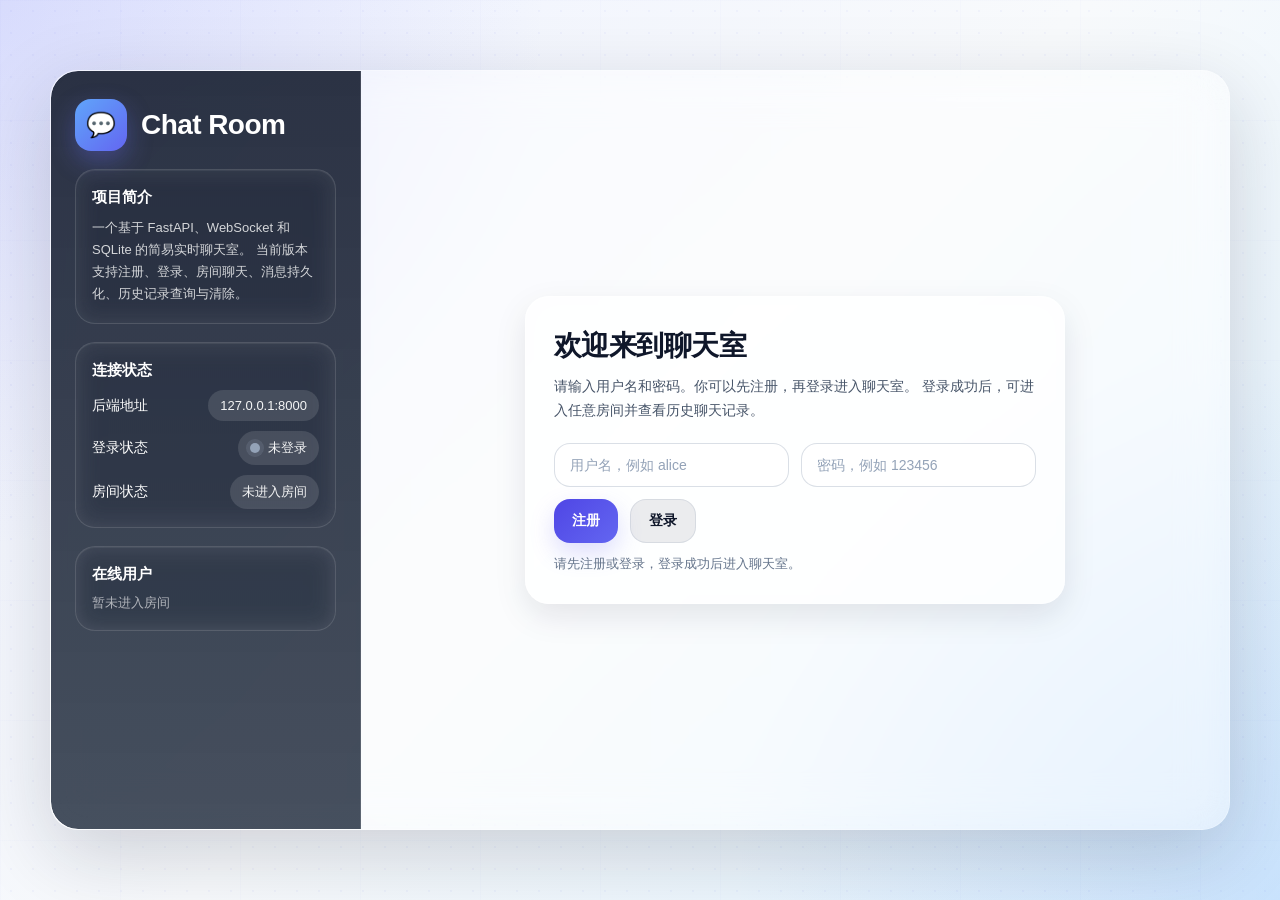
<file: frontend/index.html>
<!DOCTYPE html>
<html lang="zh-CN">
<head>
  <meta charset="UTF-8" />
  <meta name="viewport" content="width=device-width, initial-scale=1.0" />
  <title>Chatroom CI/CD Test v2</title>

  <link rel="stylesheet" href="./css/style.css">
</head>

<body>
  <div class="app">
    <aside class="sidebar">
      <div class="brand">
        <div class="brand-logo">💬</div>
        <div class="brand-text">
          <h1>Chat Room</h1>
        </div>
      </div>

      <div class="sidebar-card">
        <h3>项目简介</h3>
        <p>
          一个基于 FastAPI、WebSocket 和 SQLite 的简易实时聊天室。
          当前版本支持注册、登录、房间聊天、消息持久化、历史记录查询与清除。
        </p>
      </div>

      <div class="sidebar-card">
        <h3>连接状态</h3>
        <div class="status-row">
          <span>后端地址</span>
          <span class="status-badge">127.0.0.1:8000</span>
        </div>

        <div class="status-row">
          <span>登录状态</span>
          <span class="status-badge">
            <span class="status-dot" id="statusDot"></span>
            <span id="loginStatus">未登录</span>
          </span>
        </div>

        <div class="status-row">
          <span>房间状态</span>
          <span class="status-badge" id="roomStatus">未进入房间</span>
        </div>
      </div>
      <!-- 新增在线用户卡片：显示当前房间内的在线成员（动态刷新） -->
      <div class="sidebar-card">
        <h3>在线用户</h3>
        <div class="online-users" id="onlineUsers">
          <div class="empty-online">暂未进入房间</div>
        </div>
      </div>      
    
    </aside>

    <main class="main">
      <div class="auth-panel" id="authPanel">
        <h2>欢迎来到聊天室</h2>
        <p class="auth-desc">
          请输入用户名和密码。你可以先注册，再登录进入聊天室。
          登录成功后，可进入任意房间并查看历史聊天记录。
        </p>

        <div class="form-row">
          <input id="username" placeholder="用户名，例如 alice">
          <input id="password" type="password" placeholder="密码，例如 123456">
        </div>

        <div class="form-row">
          <button onclick="register()">注册</button>
          <button class="secondary" onclick="login()">登录</button>
        </div>

        <div class="tip" id="authTip">
          请先注册或登录，登录成功后进入聊天室。
        </div>
      </div>

      <div class="chat-panel" id="chatPanel">
		<div class="chat-header">
		  <div class="chat-user">
		    <img class="avatar avatar-img" id="avatarImg" style="display:none;">
		    <div class="avatar" id="avatarText">U</div>
		
		    <div class="chat-user-meta">
		      <div class="name" id="currentUser">-</div>
		      <div class="sub">在线聊天 · 历史消息支持</div>
		
		      <div class="avatar-upload">
		        <input
		          id="avatarFile"
		          type="file"
		          accept="image/*"
		          style="display:none;"
		          onchange="uploadAvatar()"
		        >
		        <button
		          class="secondary avatar-btn"
		          type="button"
		          onclick="document.getElementById('avatarFile').click()"
		        >
		          上传头像
		        </button>
		      </div>
		    </div>
		  </div>
		
		  <div class="room-bar">
		    <span class="room-label">房间</span>
		    <input id="room" value="room1">
		    <button onclick="connect()">进入房间</button>
		    <button class="danger" onclick="clearHistory()">清除历史</button>
		    <button class="secondary" onclick="logout()">退出登录</button>
		  </div>
		</div>

        <div class="messages" id="messages"></div>

        <div class="input-area">
          <button class="tool-btn" type="button" title="表情（预留）">😊</button>

          <div class="composer">
            <input id="content" placeholder="输入消息，按 Enter 发送">
            <button class="tool-btn" type="button" title="文件上传（预留）">📎</button>
          </div>

          <button class="send-btn" onclick="sendMessage()">发送</button>
        </div>
      </div>
    </main>
  </div>

  <script src="./js/state.js"></script>
  <script src="./js/ui.js"></script>
  <script src="./js/api.js"></script>
  <script src="./js/chat.js"></script>
  <script src="./js/main.js"></script>
</body>
</html>
</file>
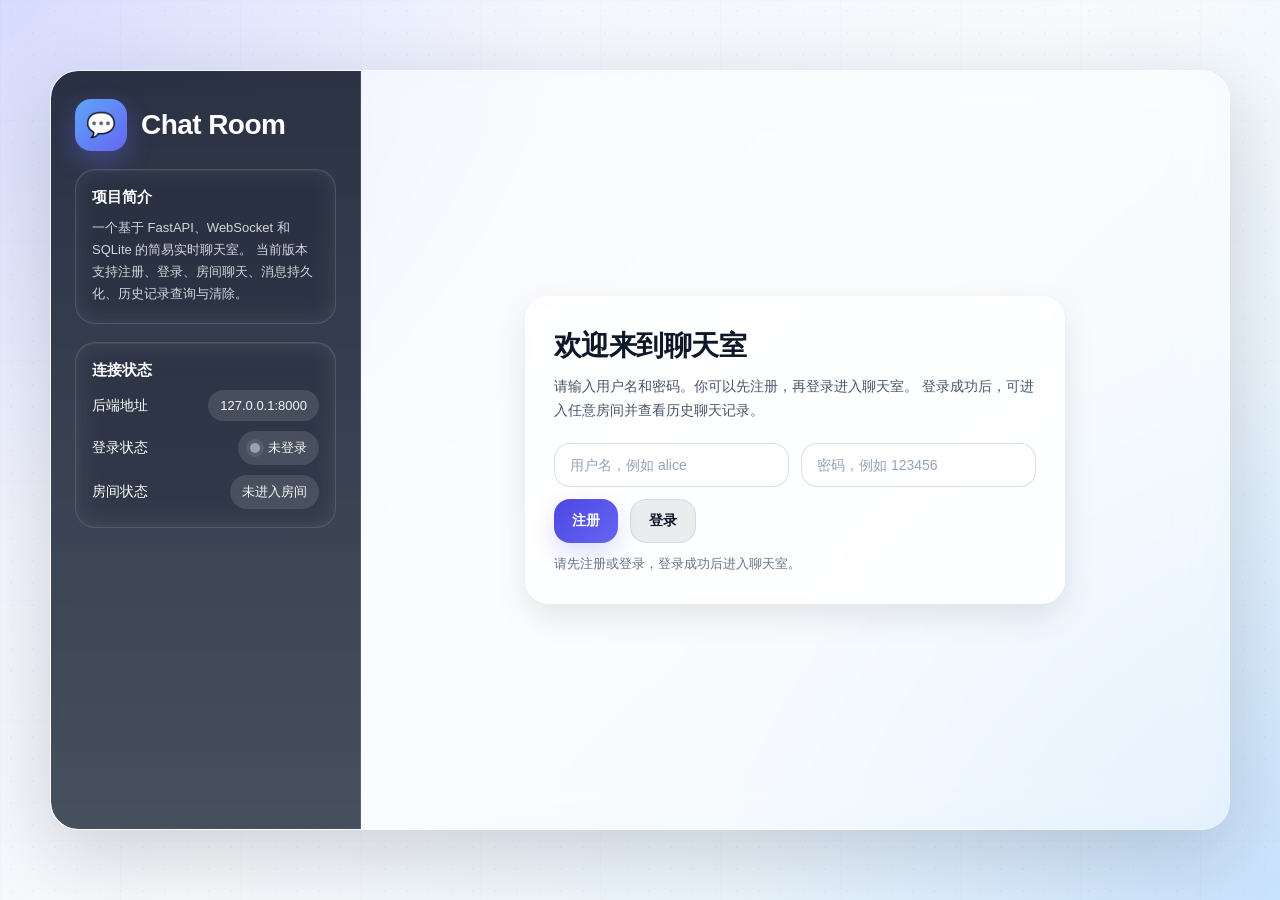
<file: frontend/index.backup.html>
<!DOCTYPE html>
<html lang="zh-CN">
<head>
  <meta charset="UTF-8" />
  <meta name="viewport" content="width=device-width, initial-scale=1.0" />
  <title>Chat Room</title>

  <style>
    * {
      box-sizing: border-box;
    }

    :root {
      --bg-1: #eef2ff;
      --bg-2: #f8fafc;
      --bg-3: #e0f2fe;

      --glass: rgba(255, 255, 255, 0.55);
      --glass-strong: rgba(255, 255, 255, 0.72);
      --border: rgba(255, 255, 255, 0.45);

      --text-main: #0f172a;
      --text-secondary: #475569;
      --text-light: #64748b;

      --primary: #4f46e5;
      --primary-hover: #4338ca;

      --success: #10b981;
      --danger: #dc2626;
      --danger-soft: rgba(220, 38, 38, 0.08);

      --chat-me: linear-gradient(135deg, #60a5fa, #6366f1);
      --chat-other: rgba(255, 255, 255, 0.72);

      --shadow-lg: 0 24px 80px rgba(15, 23, 42, 0.18);
      --shadow-md: 0 12px 32px rgba(15, 23, 42, 0.10);
      --shadow-sm: 0 4px 16px rgba(15, 23, 42, 0.08);

      --radius-xl: 28px;
      --radius-lg: 20px;
      --radius-md: 14px;
    }

    body {
      margin: 0;
      min-height: 100vh;
      font-family: "Inter", "Segoe UI", "PingFang SC", "Microsoft YaHei", sans-serif;
      color: var(--text-main);
      background:
        radial-gradient(circle at top left, rgba(99, 102, 241, 0.16), transparent 35%),
        radial-gradient(circle at bottom right, rgba(59, 130, 246, 0.14), transparent 35%),
        linear-gradient(135deg, var(--bg-1), var(--bg-2), var(--bg-3));
      display: flex;
      justify-content: center;
      align-items: center;
      overflow: hidden;
      position: relative;
    }

    body::before {
      content: "";
      position: fixed;
      inset: 0;
      background-image:
        radial-gradient(rgba(99, 102, 241, 0.08) 1px, transparent 1px),
        linear-gradient(rgba(99, 102, 241, 0.03) 1px, transparent 1px),
        linear-gradient(90deg, rgba(99, 102, 241, 0.03) 1px, transparent 1px);
      background-size: 22px 22px, 120px 120px, 120px 120px;
      pointer-events: none;
      opacity: 0.55;
    }

    .app {
      width: 1180px;
      max-width: calc(100vw - 48px);
      height: 760px;
      max-height: calc(100vh - 48px);
      display: flex;
      border-radius: var(--radius-xl);
      overflow: hidden;
      background: rgba(255, 255, 255, 0.22);
      border: 1px solid var(--border);
      box-shadow: var(--shadow-lg);
      backdrop-filter: blur(24px);
      -webkit-backdrop-filter: blur(24px);
      position: relative;
      z-index: 1;
    }

    .sidebar {
      width: 310px;
      padding: 28px 24px;
      background:
        linear-gradient(180deg, rgba(15, 23, 42, 0.88), rgba(30, 41, 59, 0.82)),
        rgba(255, 255, 255, 0.06);
      color: white;
      display: flex;
      flex-direction: column;
      gap: 18px;
      border-right: 1px solid rgba(255, 255, 255, 0.12);
      backdrop-filter: blur(18px);
      -webkit-backdrop-filter: blur(18px);
    }

    .brand {
      display: flex;
      align-items: center;
      gap: 14px;
    }

    .brand-logo {
      width: 52px;
      height: 52px;
      border-radius: 16px;
      display: flex;
      align-items: center;
      justify-content: center;
      background: linear-gradient(135deg, #60a5fa, #6366f1);
      box-shadow: 0 10px 24px rgba(99, 102, 241, 0.35);
      font-size: 24px;
    }

    .brand-text h1 {
      margin: 0;
      font-size: 28px;
      font-weight: 800;
      letter-spacing: -0.02em;
    }

    .brand-text p {
      margin: 4px 0 0;
      font-size: 13px;
      color: rgba(255, 255, 255, 0.72);
    }

    .sidebar-card {
      background: rgba(255, 255, 255, 0.08);
      border: 1px solid rgba(255, 255, 255, 0.12);
      border-radius: 20px;
      padding: 18px 16px;
      backdrop-filter: blur(12px);
      -webkit-backdrop-filter: blur(12px);
      box-shadow: inset 0 1px 0 rgba(255, 255, 255, 0.06);
    }

    .sidebar-card h3 {
      margin: 0 0 10px;
      font-size: 15px;
      font-weight: 700;
    }

    .sidebar-card p {
      margin: 0;
      font-size: 13px;
      line-height: 1.7;
      color: rgba(255, 255, 255, 0.8);
    }

    .status-row {
      display: flex;
      align-items: center;
      justify-content: space-between;
      gap: 10px;
      margin-top: 10px;
      font-size: 14px;
    }

    .status-badge {
      display: inline-flex;
      align-items: center;
      gap: 8px;
      padding: 8px 12px;
      border-radius: 999px;
      background: rgba(255, 255, 255, 0.12);
      font-size: 13px;
      color: rgba(255, 255, 255, 0.95);
      max-width: 160px;
      overflow: hidden;
      text-overflow: ellipsis;
      white-space: nowrap;
    }

    .status-dot {
      width: 10px;
      height: 10px;
      border-radius: 50%;
      background: #94a3b8;
      box-shadow: 0 0 0 4px rgba(148, 163, 184, 0.18);
      flex-shrink: 0;
    }

    .status-dot.warning {
      background: #f59e0b;
      box-shadow: 0 0 0 4px rgba(245, 158, 11, 0.18);
    }

    .status-dot.online {
      background: #22c55e;
      box-shadow: 0 0 0 4px rgba(34, 197, 94, 0.18);
    }

    .quick-list {
      display: flex;
      flex-direction: column;
      gap: 10px;
      margin-top: 2px;
    }

    .quick-item {
      display: flex;
      align-items: center;
      gap: 12px;
      padding: 12px 14px;
      border-radius: 16px;
      background: rgba(255, 255, 255, 0.06);
      font-size: 13px;
      color: rgba(255, 255, 255, 0.84);
    }

    .quick-icon {
      width: 34px;
      height: 34px;
      border-radius: 12px;
      display: flex;
      align-items: center;
      justify-content: center;
      background: rgba(255, 255, 255, 0.1);
      font-size: 16px;
      flex-shrink: 0;
    }

    .main {
      flex: 1;
      display: flex;
      flex-direction: column;
      min-width: 0;
      min-height: 0;
      background: rgba(255, 255, 255, 0.18);
      backdrop-filter: blur(18px);
      -webkit-backdrop-filter: blur(18px);
    }

    .auth-panel {
      margin: auto;
      width: min(540px, calc(100% - 40px));
      padding: 30px 28px;
      border-radius: 24px;
      background: var(--glass-strong);
      border: 1px solid var(--border);
      box-shadow: var(--shadow-md);
      backdrop-filter: blur(18px);
      -webkit-backdrop-filter: blur(18px);
    }

    .auth-panel h2 {
      margin: 0 0 10px;
      font-size: 28px;
      font-weight: 800;
      letter-spacing: -0.02em;
      color: var(--text-main);
    }

    .auth-desc {
      margin: 0 0 20px;
      font-size: 14px;
      color: var(--text-secondary);
      line-height: 1.7;
    }

    .form-row {
      display: flex;
      gap: 12px;
      margin-bottom: 12px;
      flex-wrap: wrap;
    }

    .form-row input {
      flex: 1 1 180px;
    }

    input {
      border: 1px solid rgba(148, 163, 184, 0.35);
      border-radius: 16px;
      padding: 13px 15px;
      outline: none;
      font-size: 14px;
      color: var(--text-main);
      background: rgba(255, 255, 255, 0.82);
      transition: all 0.2s ease;
      box-shadow: inset 0 1px 0 rgba(255, 255, 255, 0.45);
    }

    input::placeholder {
      color: #94a3b8;
    }

    input:focus {
      border-color: rgba(99, 102, 241, 0.45);
      box-shadow: 0 0 0 4px rgba(99, 102, 241, 0.12);
      background: rgba(255, 255, 255, 0.96);
    }

    button {
      border: none;
      border-radius: 16px;
      padding: 12px 18px;
      font-size: 14px;
      font-weight: 600;
      cursor: pointer;
      transition: all 0.2s ease;
      background: linear-gradient(135deg, var(--primary), #6366f1);
      color: white;
      box-shadow: 0 10px 24px rgba(99, 102, 241, 0.22);
    }

    button:hover {
      transform: translateY(-1px);
      background: linear-gradient(135deg, var(--primary-hover), #4f46e5);
    }

    button.secondary {
      background: rgba(15, 23, 42, 0.08);
      color: var(--text-main);
      box-shadow: none;
      border: 1px solid rgba(148, 163, 184, 0.24);
    }

    button.secondary:hover {
      background: rgba(15, 23, 42, 0.12);
    }

    button.danger {
      background: transparent;
      color: var(--danger);
      border: 1px solid rgba(220, 38, 38, 0.28);
      box-shadow: none;
    }

    button.danger:hover {
      background: var(--danger-soft);
      transform: translateY(-1px);
    }

    .tip {
      margin-top: 8px;
      font-size: 13px;
      color: var(--text-light);
    }

    .error {
      color: #dc2626;
    }

    .success {
      color: #16a34a;
    }

    .chat-panel {
      display: none;
      flex: 1;
      flex-direction: column;
      min-height: 0;
      overflow: hidden;
    }

    .chat-header {
      padding: 18px 24px;
      background: rgba(255, 255, 255, 0.48);
      border-bottom: 1px solid rgba(148, 163, 184, 0.16);
      display: flex;
      justify-content: space-between;
      align-items: center;
      gap: 16px;
      flex-shrink: 0;
      backdrop-filter: blur(16px);
      -webkit-backdrop-filter: blur(16px);
    }

    .chat-user {
      display: flex;
      align-items: center;
      gap: 12px;
      min-width: 0;
    }

    .avatar {
      width: 42px;
      height: 42px;
      border-radius: 50%;
      background: linear-gradient(135deg, #60a5fa, #6366f1);
      color: white;
      display: flex;
      align-items: center;
      justify-content: center;
      font-weight: 700;
      box-shadow: 0 8px 16px rgba(99, 102, 241, 0.22);
      flex-shrink: 0;
    }

    .chat-user-meta {
      min-width: 0;
    }

    .chat-user-meta .name {
      font-size: 15px;
      font-weight: 700;
      color: var(--text-main);
    }

    .chat-user-meta .sub {
      margin-top: 3px;
      font-size: 12px;
      color: var(--text-light);
    }

    .room-bar {
      display: flex;
      align-items: center;
      gap: 10px;
      flex-wrap: wrap;
      justify-content: flex-end;
    }

    .room-bar .room-label {
      font-size: 13px;
      color: var(--text-secondary);
      font-weight: 600;
    }

    .room-bar input {
      width: 130px;
      padding: 11px 14px;
      border-radius: 14px;
    }

    .messages {
      flex: 1;
      min-height: 0;
      padding: 26px 24px;
      overflow-y: auto;
      background:
        linear-gradient(rgba(255,255,255,0.24), rgba(255,255,255,0.24)),
        radial-gradient(circle at top left, rgba(96, 165, 250, 0.10), transparent 26%),
        radial-gradient(circle at bottom right, rgba(99, 102, 241, 0.10), transparent 26%);
      position: relative;
    }

    .messages::-webkit-scrollbar {
      width: 8px;
    }

    .messages::-webkit-scrollbar-thumb {
      background: rgba(148, 163, 184, 0.35);
      border-radius: 999px;
    }

    .message {
      position: relative;
      max-width: 72%;
      margin-bottom: 16px;
      padding: 12px 16px;
      border-radius: 20px;
      font-size: 14px;
      line-height: 1.6;
      word-break: break-word;
      box-shadow: var(--shadow-sm);
    }

    .message.me {
      margin-left: auto;
      background: var(--chat-me);
      color: white;
      border-bottom-right-radius: 8px;
    }

    .message.me::after {
      content: "";
      position: absolute;
      right: -6px;
      bottom: 6px;
      width: 14px;
      height: 14px;
      background: #6366f1;
      border-bottom-left-radius: 12px;
      transform: rotate(28deg);
      z-index: -1;
    }

    .message.other {
      margin-right: auto;
      background: var(--chat-other);
      color: var(--text-main);
      border: 1px solid rgba(255, 255, 255, 0.5);
      border-bottom-left-radius: 8px;
      backdrop-filter: blur(12px);
      -webkit-backdrop-filter: blur(12px);
    }

    .message.other::after {
      content: "";
      position: absolute;
      left: -6px;
      bottom: 6px;
      width: 14px;
      height: 14px;
      background: rgba(255, 255, 255, 0.84);
      border-bottom-right-radius: 12px;
      transform: rotate(-28deg);
      z-index: -1;
    }

    .message.system {
      max-width: 80%;
      margin: 14px auto;
      padding: 8px 14px;
      border-radius: 999px;
      background: rgba(255, 255, 255, 0.56);
      color: var(--text-light);
      text-align: center;
      font-size: 12px;
      box-shadow: none;
      border: 1px solid rgba(148, 163, 184, 0.16);
      backdrop-filter: blur(12px);
      -webkit-backdrop-filter: blur(12px);
    }

    .sender {
      font-weight: 700;
      margin-bottom: 4px;
      font-size: 13px;
      color: #334155;
    }

    .message.me .sender {
      color: rgba(255, 255, 255, 0.92);
    }

    .time {
      margin-top: 6px;
      font-size: 11px;
      opacity: 0.78;
    }

    .input-area {
      padding: 16px 18px 18px;
      background: rgba(255, 255, 255, 0.45);
      border-top: 1px solid rgba(148, 163, 184, 0.16);
      display: flex;
      align-items: center;
      gap: 12px;
      flex-shrink: 0;
      backdrop-filter: blur(14px);
      -webkit-backdrop-filter: blur(14px);
    }

    .tool-btn {
      width: 42px;
      height: 42px;
      border-radius: 14px;
      border: 1px solid rgba(148, 163, 184, 0.24);
      background: rgba(255, 255, 255, 0.78);
      color: var(--text-secondary);
      display: flex;
      align-items: center;
      justify-content: center;
      font-size: 18px;
      cursor: pointer;
      transition: all 0.2s ease;
      box-shadow: none;
      flex-shrink: 0;
    }

    .tool-btn:hover {
      background: rgba(255, 255, 255, 0.96);
      transform: translateY(-1px);
      color: var(--primary);
    }

    .composer {
      flex: 1;
      display: flex;
      align-items: center;
      gap: 10px;
      padding: 8px 10px 8px 14px;
      border-radius: 18px;
      background: rgba(255, 255, 255, 0.82);
      border: 1px solid rgba(148, 163, 184, 0.22);
      box-shadow: inset 0 1px 0 rgba(255, 255, 255, 0.6);
      min-width: 0;
    }

    .composer input {
      border: none;
      background: transparent;
      box-shadow: none;
      padding: 8px 2px;
      flex: 1;
      min-width: 0;
    }

    .composer input:focus {
      box-shadow: none;
    }

    .send-btn {
      padding: 12px 18px;
      min-width: 84px;
    }

    @media (max-width: 980px) {
      .app {
        width: calc(100vw - 24px);
        height: calc(100vh - 24px);
      }

      .sidebar {
        display: none;
      }

      .auth-panel {
        width: min(560px, calc(100% - 24px));
      }
    }
  </style>
</head>

<body>
  <div class="app">
    <aside class="sidebar">
      <div class="brand">
        <div class="brand-logo">💬</div>
        <div class="brand-text">
          <h1>Chat Room</h1>
        </div>
      </div>

      <div class="sidebar-card">
        <h3>项目简介</h3>
        <p>
          一个基于 FastAPI、WebSocket 和 SQLite 的简易实时聊天室。
          当前版本支持注册、登录、房间聊天、消息持久化、历史记录查询与清除。
        </p>
      </div>

      <div class="sidebar-card">
        <h3>连接状态</h3>
        <div class="status-row">
          <span>后端地址</span>
          <span class="status-badge">127.0.0.1:8000</span>
        </div>

        <div class="status-row">
          <span>登录状态</span>
          <span class="status-badge">
            <span class="status-dot" id="statusDot"></span>
            <span id="loginStatus">未登录</span>
          </span>
        </div>

        <div class="status-row">
          <span>房间状态</span>
          <span class="status-badge" id="roomStatus">未进入房间</span>
        </div>
      </div>
    </aside>

    <main class="main">
      <div class="auth-panel" id="authPanel">
        <h2>欢迎来到聊天室</h2>
        <p class="auth-desc">
          请输入用户名和密码。你可以先注册，再登录进入聊天室。
          登录成功后，可进入任意房间并查看历史聊天记录。
        </p>

        <div class="form-row">
          <input id="username" placeholder="用户名，例如 alice">
          <input id="password" type="password" placeholder="密码，例如 123456">
        </div>

        <div class="form-row">
          <button onclick="register()">注册</button>
          <button class="secondary" onclick="login()">登录</button>
        </div>

        <div class="tip" id="authTip">
          请先注册或登录，登录成功后进入聊天室。
        </div>
      </div>

      <div class="chat-panel" id="chatPanel">
        <div class="chat-header">
          <div class="chat-user">
            <div class="avatar" id="avatarText">U</div>
            <div class="chat-user-meta">
              <div class="name" id="currentUser">-</div>
              <div class="sub">在线聊天 · 历史消息支持</div>
            </div>
          </div>

          <div class="room-bar">
            <span class="room-label">房间</span>
            <input id="room" value="room1">
            <button onclick="connect()">进入房间</button>
            <button class="danger" onclick="clearHistory()">清除历史</button>
            <button class="secondary" onclick="logout()">退出登录</button>
          </div>
        </div>

        <div class="messages" id="messages"></div>

        <div class="input-area">
          <button class="tool-btn" type="button" title="表情（预留）">😊</button>

          <div class="composer">
            <input id="content" placeholder="输入消息，按 Enter 发送">
            <button class="tool-btn" type="button" title="文件上传（预留）">📎</button>
          </div>

          <button class="send-btn" onclick="sendMessage()">发送</button>
        </div>
      </div>
    </main>
  </div>

  <script>
    const API_BASE = "http://127.0.0.1:8000";
    const WS_BASE = "ws://127.0.0.1:8000";

    // 全局变量
    let ws = null;
    let currentUser = "";        // 记录当前用户
    let currentRoom = "";        // 记录当前房间
    let ignoreNextClose = false; // 切换房间 / 退出登录时避免显示多余的“连接已断开”

    // 显示注册 / 登录提示信息
    function setTip(text, type = "") {
      const tip = document.getElementById("authTip");
      tip.innerText = text;
      tip.className = "tip " + type;
    }

    // 更新左侧在线状态
    function setOnlineStatus(text, state = "") {
      const statusDot = document.getElementById("statusDot");
      const loginStatus = document.getElementById("loginStatus");

      loginStatus.innerText = text;
      statusDot.className = "status-dot";

      if (state) {
        statusDot.classList.add(state);
      }
    }

    // 更新当前房间状态
    function setRoomStatus(text) {
      document.getElementById("roomStatus").innerText = text;
    }

    // 登录成功后切换到聊天界面
    function showChat(username) {
      currentUser = username;

      document.getElementById("currentUser").innerText = username;
      document.getElementById("avatarText").innerText = username.charAt(0).toUpperCase();

      setOnlineStatus("已登录：" + username, "warning");
      setRoomStatus("未进入房间");

      document.getElementById("authPanel").style.display = "none";
      document.getElementById("chatPanel").style.display = "flex";
    }

    // 注册用户
    async function register() {
      const username = document.getElementById("username").value.trim();
      const password = document.getElementById("password").value.trim();

      if (!username || !password) {
        setTip("用户名和密码不能为空", "error");
        return;
      }

      const res = await fetch(API_BASE + "/register", {
        method: "POST",
        headers: {
          "Content-Type": "application/json"
        },
        body: JSON.stringify({
          username: username,
          password: password
        })
      });

      const data = await res.json();

      if (res.ok) {
        setTip("注册成功，现在可以登录", "success");
      } else {
        setTip(data.detail || "注册失败", "error");
      }
    }

    // 登录用户
    async function login() {
      const username = document.getElementById("username").value.trim();
      const password = document.getElementById("password").value.trim();

      if (!username || !password) {
        setTip("用户名和密码不能为空", "error");
        return;
      }

      const res = await fetch(API_BASE + "/login", {
        method: "POST",
        headers: {
          "Content-Type": "application/json"
        },
        body: JSON.stringify({
          username: username,
          password: password
        })
      });

      const data = await res.json();

      if (res.ok) {
        showChat(data.username);
      } else {
        setTip(data.detail || "登录失败", "error");
      }
    }

    // 把一条消息显示到页面上
    function addMessage(data) {
      const box = document.getElementById("messages");
      const div = document.createElement("div");

      if (data.type === "ack") {
        return;
      } else if (data.type === "system") {
        div.className = "message system";
        div.innerText = data.message;
      } else if (data.sender === currentUser) {
        div.className = "message me";

        const contentDiv = document.createElement("div");
        contentDiv.innerText = data.content;

        const timeDiv = document.createElement("div");
        timeDiv.className = "time";
        timeDiv.innerText = data.created_at || "";

        div.appendChild(contentDiv);
        div.appendChild(timeDiv);
      } else {
        div.className = "message other";

        const senderDiv = document.createElement("div");
        senderDiv.className = "sender";
        senderDiv.innerText = data.sender;

        const contentDiv = document.createElement("div");
        contentDiv.innerText = data.content;

        const timeDiv = document.createElement("div");
        timeDiv.className = "time";
        timeDiv.innerText = data.created_at || "";

        div.appendChild(senderDiv);
        div.appendChild(contentDiv);
        div.appendChild(timeDiv);
      }

      box.appendChild(div);
      box.scrollTop = box.scrollHeight;
    }

    // 年月日时间
    function formatDateTime(date) {
      const year = date.getFullYear();
      const month = date.getMonth() + 1;
      const day = date.getDate();

      const hour = String(date.getHours()).padStart(2, "0");
      const minute = String(date.getMinutes()).padStart(2, "0");
      const second = String(date.getSeconds()).padStart(2, "0");

      return `${year}/${month}/${day} ${hour}:${minute}:${second}`;
    }

    // 清空消息
    function clearMessages() {
      document.getElementById("messages").innerHTML = "";
    }

    // 加载历史消息
    async function loadHistory(room) {
      const res = await fetch(API_BASE + "/history/" + encodeURIComponent(room));

      if (!res.ok) {
        addMessage({
          type: "system",
          message: "历史消息加载失败"
        });
        return;
      }

      const data = await res.json();

      if (data.messages.length === 0) {
        addMessage({
          type: "system",
          message: "暂无历史消息"
        });
        return;
      }

      data.messages.forEach(function (msg) {
        addMessage({
          type: "message",
          sender: msg.sender,
          content: msg.content,
          created_at: msg.created_at
        });
      });
    }

    // 清除当前房间历史消息
    async function clearHistory() {
      if (!currentRoom) {
        alert("请先进入房间");
        return;
      }

      const ok = confirm(`确定要清除 ${currentRoom} 的历史记录吗？`);

      if (!ok) {
        return;
      }

      const res = await fetch(
        API_BASE + "/history/" + encodeURIComponent(currentRoom),
        {
          method: "DELETE"
        }
      );

      const data = await res.json();

      if (res.ok) {
        clearMessages();

        addMessage({
          type: "system",
          message: `已清除 ${currentRoom} 的历史记录，共删除 ${data.deleted} 条`
        });
      } else {
        addMessage({
          type: "system",
          message: "清除历史记录失败"
        });
      }
    }

    // 退出登录
    function logout() {
      if (ws) {
        ignoreNextClose = true;
        ws.close();
        ws = null;
      }

      currentUser = "";
      currentRoom = "";

      clearMessages();

      document.getElementById("authPanel").style.display = "block";
      document.getElementById("chatPanel").style.display = "none";

      document.getElementById("currentUser").innerText = "-";
      document.getElementById("avatarText").innerText = "U";
      document.getElementById("password").value = "";

      setOnlineStatus("未登录", "");
      setRoomStatus("未进入房间");

      setTip("已退出登录，可以重新登录。");
    }

    // 连接后端 WebSocket 接口
    async function connect() {
      const room = document.getElementById("room").value.trim();

      if (!currentUser) {
        alert("请先登录");
        return;
      }

      if (!room) {
        alert("房间不能为空");
        return;
      }

      currentRoom = room;
      setOnlineStatus("连接中：" + currentUser, "warning");
      setRoomStatus("正在进入：" + room);

      if (ws) {
        ignoreNextClose = true;
        ws.close();
      }

      clearMessages();

      addMessage({
        type: "system",
        message: `正在进入房间 ${room}...`
      });

      await loadHistory(room);

      ws = new WebSocket(`${WS_BASE}/ws/${room}/${currentUser}`);

      // 连接成功时执行
      ws.onopen = function () {
        setOnlineStatus("在线：" + currentUser, "online");
        setRoomStatus("当前房间：" + room);

        addMessage({
          type: "system",
          message: `已进入房间 ${room}`
        });
      };

      // 服务端发消息给前端
      ws.onmessage = function (event) {
        const data = JSON.parse(event.data);
        addMessage(data);
      };

      ws.onclose = function () {
        if (ignoreNextClose) {
          ignoreNextClose = false;
          return;
        }

        setOnlineStatus("连接断开：" + currentUser, "warning");
        setRoomStatus("未连接房间");

        addMessage({
          type: "system",
          message: "连接已断开"
        });
      };
    }

    // 把输入框里的内容发给后端
    function sendMessage() {
      const input = document.getElementById("content");
      const content = input.value.trim();

      if (!ws || ws.readyState !== WebSocket.OPEN) {
        alert("请先进入房间，或等待连接成功");
        return;
      }

      if (!content) {
        return;
      }

      // 先在自己的页面显示自己发送的内容
      addMessage({
        type: "message",
        sender: currentUser,
        content: content,
        created_at: formatDateTime(new Date())
      });

      // 再发送给后端
      ws.send(JSON.stringify({
        content: content
      }));

      input.value = "";
    }

    // 回车发送消息
    document.getElementById("content").addEventListener("keydown", function (e) {
      if (e.key === "Enter") {
        sendMessage();
      }
    });
  </script>
</body>
</html>
</file>
<file: frontend/css/style.css>
/* =========================
   1. 全局基础设置
   ========================= */

* {
  box-sizing: border-box;
}

:root {
  /* 页面背景色 */
  --bg-1: #eef2ff;
  --bg-2: #f8fafc;
  --bg-3: #e0f2fe;

  /* 玻璃拟态颜色 */
  --glass: rgba(255, 255, 255, 0.55);
  --glass-strong: rgba(255, 255, 255, 0.72);
  --border: rgba(255, 255, 255, 0.45);

  /* 字体颜色 */
  --text-main: #0f172a;
  --text-secondary: #475569;
  --text-light: #64748b;

  /* 主色 */
  --primary: #4f46e5;
  --primary-hover: #4338ca;

  /* 状态色 */
  --success: #10b981;
  --danger: #dc2626;
  --danger-soft: rgba(220, 38, 38, 0.08);

  /* 聊天气泡颜色 */
  --chat-me: linear-gradient(135deg, #60a5fa, #6366f1);
  --chat-other: rgba(255, 255, 255, 0.72);

  /* 阴影 */
  --shadow-lg: 0 24px 80px rgba(15, 23, 42, 0.18);
  --shadow-md: 0 12px 32px rgba(15, 23, 42, 0.10);
  --shadow-sm: 0 4px 16px rgba(15, 23, 42, 0.08);

  /* 圆角 */
  --radius-xl: 28px;
  --radius-lg: 20px;
  --radius-md: 14px;
}

body {
  margin: 0;
  min-height: 100vh;
  font-family: "Inter", "Segoe UI", "PingFang SC", "Microsoft YaHei", sans-serif;
  color: var(--text-main);
  background:
    radial-gradient(circle at top left, rgba(99, 102, 241, 0.16), transparent 35%),
    radial-gradient(circle at bottom right, rgba(59, 130, 246, 0.14), transparent 35%),
    linear-gradient(135deg, var(--bg-1), var(--bg-2), var(--bg-3));
  display: flex;
  justify-content: center;
  align-items: center;
  overflow: hidden;
  position: relative;
}

/* 背景网格装饰 */
body::before {
  content: "";
  position: fixed;
  inset: 0;
  background-image:
    radial-gradient(rgba(99, 102, 241, 0.08) 1px, transparent 1px),
    linear-gradient(rgba(99, 102, 241, 0.03) 1px, transparent 1px),
    linear-gradient(90deg, rgba(99, 102, 241, 0.03) 1px, transparent 1px);
  background-size: 22px 22px, 120px 120px, 120px 120px;
  pointer-events: none;
  opacity: 0.55;
}


/* =========================
   2. 主体布局
   ========================= */

.app {
  width: 1180px;
  max-width: calc(100vw - 48px);
  height: 760px;
  max-height: calc(100vh - 48px);
  display: flex;
  border-radius: var(--radius-xl);
  overflow: hidden;
  background: rgba(255, 255, 255, 0.22);
  border: 1px solid var(--border);
  box-shadow: var(--shadow-lg);
  backdrop-filter: blur(24px);
  -webkit-backdrop-filter: blur(24px);
  position: relative;
  z-index: 1;
}

.main {
  flex: 1;
  display: flex;
  flex-direction: column;
  min-width: 0;
  min-height: 0;
  background: rgba(255, 255, 255, 0.18);
  backdrop-filter: blur(18px);
  -webkit-backdrop-filter: blur(18px);
}


/* =========================
   3. 左侧侧边栏
   ========================= */

.sidebar {
  width: 310px;
  padding: 28px 24px;
  background:
    linear-gradient(180deg, rgba(15, 23, 42, 0.88), rgba(30, 41, 59, 0.82)),
    rgba(255, 255, 255, 0.06);
  color: white;
  display: flex;
  flex-direction: column;
  gap: 18px;
  border-right: 1px solid rgba(255, 255, 255, 0.12);
  backdrop-filter: blur(18px);
  -webkit-backdrop-filter: blur(18px);
}

.brand {
  display: flex;
  align-items: center;
  gap: 14px;
}

.brand-logo {
  width: 52px;
  height: 52px;
  border-radius: 16px;
  display: flex;
  align-items: center;
  justify-content: center;
  background: linear-gradient(135deg, #60a5fa, #6366f1);
  box-shadow: 0 10px 24px rgba(99, 102, 241, 0.35);
  font-size: 24px;
}

.brand-text h1 {
  margin: 0;
  font-size: 28px;
  font-weight: 800;
  letter-spacing: -0.02em;
}

.brand-text p {
  margin: 4px 0 0;
  font-size: 13px;
  color: rgba(255, 255, 255, 0.72);
}

.sidebar-card {
  background: rgba(255, 255, 255, 0.08);
  border: 1px solid rgba(255, 255, 255, 0.12);
  border-radius: 20px;
  padding: 18px 16px;
  backdrop-filter: blur(12px);
  -webkit-backdrop-filter: blur(12px);
  box-shadow: inset 0 1px 0 rgba(255, 255, 255, 0.06);
}

.sidebar-card h3 {
  margin: 0 0 10px;
  font-size: 15px;
  font-weight: 700;
}

.sidebar-card p {
  margin: 0;
  font-size: 13px;
  line-height: 1.7;
  color: rgba(255, 255, 255, 0.8);
}


/* =========================
   4. 状态显示
   ========================= */

.status-row {
  display: flex;
  align-items: center;
  justify-content: space-between;
  gap: 10px;
  margin-top: 10px;
  font-size: 14px;
}

.status-badge {
  display: inline-flex;
  align-items: center;
  gap: 8px;
  padding: 8px 12px;
  border-radius: 999px;
  background: rgba(255, 255, 255, 0.12);
  font-size: 13px;
  color: rgba(255, 255, 255, 0.95);
  max-width: 160px;
  overflow: hidden;
  text-overflow: ellipsis;
  white-space: nowrap;
}

.status-dot {
  width: 10px;
  height: 10px;
  border-radius: 50%;
  background: #94a3b8;
  box-shadow: 0 0 0 4px rgba(148, 163, 184, 0.18);
  flex-shrink: 0;
}

.status-dot.warning {
  background: #f59e0b;
  box-shadow: 0 0 0 4px rgba(245, 158, 11, 0.18);
}

.status-dot.online {
  background: #22c55e;
  box-shadow: 0 0 0 4px rgba(34, 197, 94, 0.18);
}


/* =========================
   5. 登录 / 注册面板
   ========================= */

.auth-panel {
  margin: auto;
  width: min(540px, calc(100% - 40px));
  padding: 30px 28px;
  border-radius: 24px;
  background: var(--glass-strong);
  border: 1px solid var(--border);
  box-shadow: var(--shadow-md);
  backdrop-filter: blur(18px);
  -webkit-backdrop-filter: blur(18px);
}

.auth-panel h2 {
  margin: 0 0 10px;
  font-size: 28px;
  font-weight: 800;
  letter-spacing: -0.02em;
  color: var(--text-main);
}

.auth-desc {
  margin: 0 0 20px;
  font-size: 14px;
  color: var(--text-secondary);
  line-height: 1.7;
}

.form-row {
  display: flex;
  gap: 12px;
  margin-bottom: 12px;
  flex-wrap: wrap;
}

.form-row input {
  flex: 1 1 180px;
}


/* =========================
   6. 表单、按钮通用样式
   ========================= */

input {
  border: 1px solid rgba(148, 163, 184, 0.35);
  border-radius: 16px;
  padding: 13px 15px;
  outline: none;
  font-size: 14px;
  color: var(--text-main);
  background: rgba(255, 255, 255, 0.82);
  transition: all 0.2s ease;
  box-shadow: inset 0 1px 0 rgba(255, 255, 255, 0.45);
}

input::placeholder {
  color: #94a3b8;
}

input:focus {
  border-color: rgba(99, 102, 241, 0.45);
  box-shadow: 0 0 0 4px rgba(99, 102, 241, 0.12);
  background: rgba(255, 255, 255, 0.96);
}

button {
  border: none;
  border-radius: 16px;
  padding: 12px 18px;
  font-size: 14px;
  font-weight: 600;
  cursor: pointer;
  transition: all 0.2s ease;
  background: linear-gradient(135deg, var(--primary), #6366f1);
  color: white;
  box-shadow: 0 10px 24px rgba(99, 102, 241, 0.22);
}

button:hover {
  transform: translateY(-1px);
  background: linear-gradient(135deg, var(--primary-hover), #4f46e5);
}

button.secondary {
  background: rgba(15, 23, 42, 0.08);
  color: var(--text-main);
  box-shadow: none;
  border: 1px solid rgba(148, 163, 184, 0.24);
}

button.secondary:hover {
  background: rgba(15, 23, 42, 0.12);
}

button.danger {
  background: transparent;
  color: var(--danger);
  border: 1px solid rgba(220, 38, 38, 0.28);
  box-shadow: none;
}

button.danger:hover {
  background: var(--danger-soft);
  transform: translateY(-1px);
}

.tip {
  margin-top: 8px;
  font-size: 13px;
  color: var(--text-light);
}

.error {
  color: #dc2626;
}

.success {
  color: #16a34a;
}


/* =========================
   7. 聊天区域整体
   ========================= */

.chat-panel {
  display: none;
  flex: 1;
  flex-direction: column;
  min-height: 0;
  overflow: hidden;
}

.chat-header {
  padding: 18px 24px;
  background: rgba(255, 255, 255, 0.48);
  border-bottom: 1px solid rgba(148, 163, 184, 0.16);
  display: flex;
  justify-content: space-between;
  align-items: center;
  gap: 16px;
  flex-shrink: 0;
  backdrop-filter: blur(16px);
  -webkit-backdrop-filter: blur(16px);
}

.chat-user {
  display: flex;
  align-items: center;
  gap: 12px;
  min-width: 0;
}

.chat-user-meta {
  min-width: 0;
}

.chat-user-meta .name {
  font-size: 15px;
  font-weight: 700;
  color: var(--text-main);
}

.chat-user-meta .sub {
  margin-top: 3px;
  font-size: 12px;
  color: var(--text-light);
}

.room-bar {
  display: flex;
  align-items: center;
  gap: 10px;
  flex-wrap: wrap;
  justify-content: flex-end;
}

.room-bar .room-label {
  font-size: 13px;
  color: var(--text-secondary);
  font-weight: 600;
}

.room-bar input {
  width: 130px;
  padding: 11px 14px;
  border-radius: 14px;
}


/* =========================
   8. 顶部当前用户头像
   ========================= */

.avatar {
  width: 42px;
  height: 42px;
  border-radius: 50%;
  background: linear-gradient(135deg, #60a5fa, #6366f1);
  color: white;
  display: flex;
  align-items: center;
  justify-content: center;
  font-weight: 700;
  box-shadow: 0 8px 16px rgba(99, 102, 241, 0.22);
  flex-shrink: 0;
}

/* img 头像，必须限制宽高，否则会按原图显示 */
.avatar-img {
  width: 42px;
  height: 42px;
  object-fit: cover;
}

/* 上传头像按钮区域 */
.avatar-upload {
  margin-top: 6px;
}

.avatar-btn {
  padding: 6px 10px;
  border-radius: 10px;
  font-size: 12px;
}


/* =========================
   9. 消息列表
   ========================= */

.messages {
  flex: 1;
  min-height: 0;
  padding: 26px 24px;
  overflow-y: auto;
  background:
    linear-gradient(rgba(255,255,255,0.24), rgba(255,255,255,0.24)),
    radial-gradient(circle at top left, rgba(96, 165, 250, 0.10), transparent 26%),
    radial-gradient(circle at bottom right, rgba(99, 102, 241, 0.10), transparent 26%);
  position: relative;
}

.messages::-webkit-scrollbar {
  width: 8px;
}

.messages::-webkit-scrollbar-thumb {
  background: rgba(148, 163, 184, 0.35);
  border-radius: 999px;
}


/* =========================
   10. 消息行：头像 + 气泡
   ========================= */

/* 每条消息外层 */
.message-row {
  display: flex;
  align-items: flex-end;
  gap: 10px;
  margin-bottom: 16px;
}

/* 自己的消息靠右 */
.message-row.me {
  justify-content: flex-end;
}

/* 对方的消息靠左 */
.message-row.other {
  justify-content: flex-start;
}

/* 消息旁边的小头像，关键修复点 */
.msg-avatar {
  width: 36px !important;
  height: 36px !important;
  min-width: 36px;
  max-width: 36px;
  min-height: 36px;
  max-height: 36px;
  border-radius: 50%;
  object-fit: cover;
  flex-shrink: 0;
  display: flex;
  align-items: center;
  justify-content: center;
  background: linear-gradient(135deg, #60a5fa, #6366f1);
  color: white;
  font-size: 13px;
  font-weight: 700;
  text-align: center;
  line-height: 36px;
  box-shadow: 0 6px 16px rgba(15, 23, 42, 0.16);
}

/* 消息气泡 */
.message {
  position: relative;
  max-width: 72%;
  margin-bottom: 16px;
  padding: 12px 16px;
  border-radius: 20px;
  font-size: 14px;
  line-height: 1.6;
  word-break: break-word;
  box-shadow: var(--shadow-sm);
}

/* 在 message-row 里面时，外层 row 已经负责间距 */
.message-row .message {
  margin-bottom: 0;
}

/* 自己的消息气泡 */
.message.me {
  margin-left: auto;
  background: var(--chat-me);
  color: white;
  border-bottom-right-radius: 8px;
}

/* 自己气泡的小尾巴 */
.message.me::after {
  content: "";
  position: absolute;
  right: -6px;
  bottom: 6px;
  width: 14px;
  height: 14px;
  background: #6366f1;
  border-bottom-left-radius: 12px;
  transform: rotate(28deg);
  z-index: -1;
}

/* 对方消息气泡 */
.message.other {
  margin-right: auto;
  background: var(--chat-other);
  color: var(--text-main);
  border: 1px solid rgba(255, 255, 255, 0.5);
  border-bottom-left-radius: 8px;
  backdrop-filter: blur(12px);
  -webkit-backdrop-filter: blur(12px);
}

/* 对方气泡的小尾巴 */
.message.other::after {
  content: "";
  position: absolute;
  left: -6px;
  bottom: 6px;
  width: 14px;
  height: 14px;
  background: rgba(255, 255, 255, 0.84);
  border-bottom-right-radius: 12px;
  transform: rotate(-28deg);
  z-index: -1;
}

/* 系统提示消息 */
.message.system {
  max-width: 80%;
  margin: 14px auto;
  padding: 8px 14px;
  border-radius: 999px;
  background: rgba(255, 255, 255, 0.56);
  color: var(--text-light);
  text-align: center;
  font-size: 12px;
  box-shadow: none;
  border: 1px solid rgba(148, 163, 184, 0.16);
  backdrop-filter: blur(12px);
  -webkit-backdrop-filter: blur(12px);
}

.sender {
  font-weight: 700;
  margin-bottom: 4px;
  font-size: 13px;
  color: #334155;
}

.message.me .sender {
  color: rgba(255, 255, 255, 0.92);
}

.time {
  margin-top: 6px;
  font-size: 11px;
  opacity: 0.78;
}


/* =========================
   11. 底部输入区域
   ========================= */

.input-area {
  padding: 16px 18px 18px;
  background: rgba(255, 255, 255, 0.45);
  border-top: 1px solid rgba(148, 163, 184, 0.16);
  display: flex;
  align-items: center;
  gap: 12px;
  flex-shrink: 0;
  backdrop-filter: blur(14px);
  -webkit-backdrop-filter: blur(14px);
}

.tool-btn {
  width: 42px;
  height: 42px;
  border-radius: 14px;
  border: 1px solid rgba(148, 163, 184, 0.24);
  background: rgba(255, 255, 255, 0.78);
  color: var(--text-secondary);
  display: flex;
  align-items: center;
  justify-content: center;
  font-size: 18px;
  cursor: pointer;
  transition: all 0.2s ease;
  box-shadow: none;
  flex-shrink: 0;
}

.tool-btn:hover {
  background: rgba(255, 255, 255, 0.96);
  transform: translateY(-1px);
  color: var(--primary);
}

.composer {
  flex: 1;
  display: flex;
  align-items: center;
  gap: 10px;
  padding: 8px 10px 8px 14px;
  border-radius: 18px;
  background: rgba(255, 255, 255, 0.82);
  border: 1px solid rgba(148, 163, 184, 0.22);
  box-shadow: inset 0 1px 0 rgba(255, 255, 255, 0.6);
  min-width: 0;
}

.composer input {
  border: none;
  background: transparent;
  box-shadow: none;
  padding: 8px 2px;
  flex: 1;
  min-width: 0;
}

.composer input:focus {
  box-shadow: none;
}

.send-btn {
  padding: 12px 18px;
  min-width: 84px;
}


/* =========================
   12. 响应式布局
   注意：这里只放响应式规则
   不要再把头像规则放进这里
   ========================= */

@media (max-width: 980px) {
  .app {
    width: calc(100vw - 24px);
    height: calc(100vh - 24px);
  }

  .sidebar {
    display: none;
  }

  .auth-panel {
    width: min(560px, calc(100% - 24px));
  }

  .chat-header {
    flex-direction: column;
    align-items: flex-start;
  }

  .room-bar {
    justify-content: flex-start;
  }
}
/* =========================
   在线用户列表
   ========================= */

.online-users {
  display: flex;
  flex-direction: column;
  gap: 8px;
}

.online-user-item {
  display: flex;
  align-items: center;
  gap: 10px;
  padding: 10px 12px;
  border-radius: 14px;
  background: rgba(255, 255, 255, 0.08);
  color: rgba(255, 255, 255, 0.9);
  font-size: 13px;
}

.online-user-avatar {
  width: 28px;
  height: 28px;
  border-radius: 50%;
  background: linear-gradient(135deg, #60a5fa, #6366f1);
  display: flex;
  align-items: center;
  justify-content: center;
  color: white;
  font-size: 12px;
  font-weight: 700;
  flex-shrink: 0;
}

.online-user-name {
  overflow: hidden;
  text-overflow: ellipsis;
  white-space: nowrap;
}

.online-user-me {
  margin-left: auto;
  font-size: 11px;
  color: #86efac;
}

.empty-online {
  font-size: 13px;
  color: rgba(255, 255, 255, 0.62);
}
</file>
